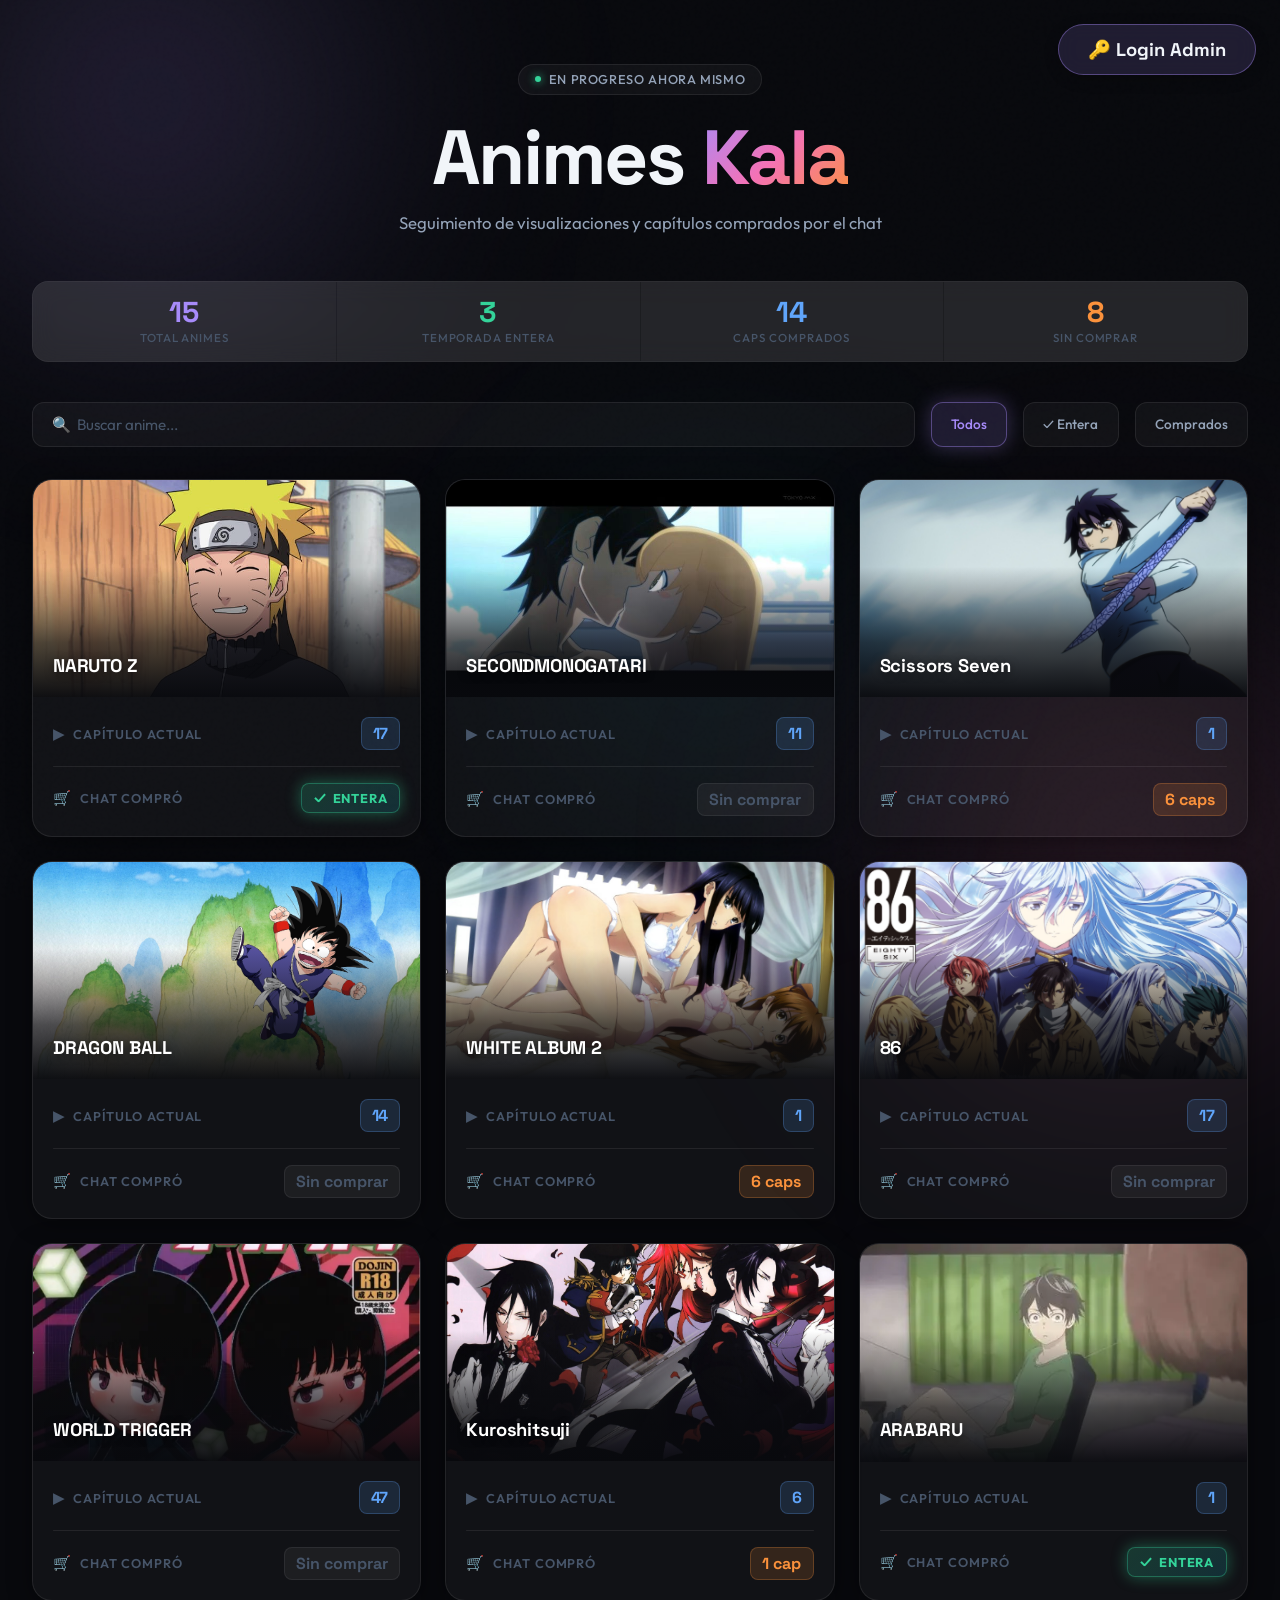
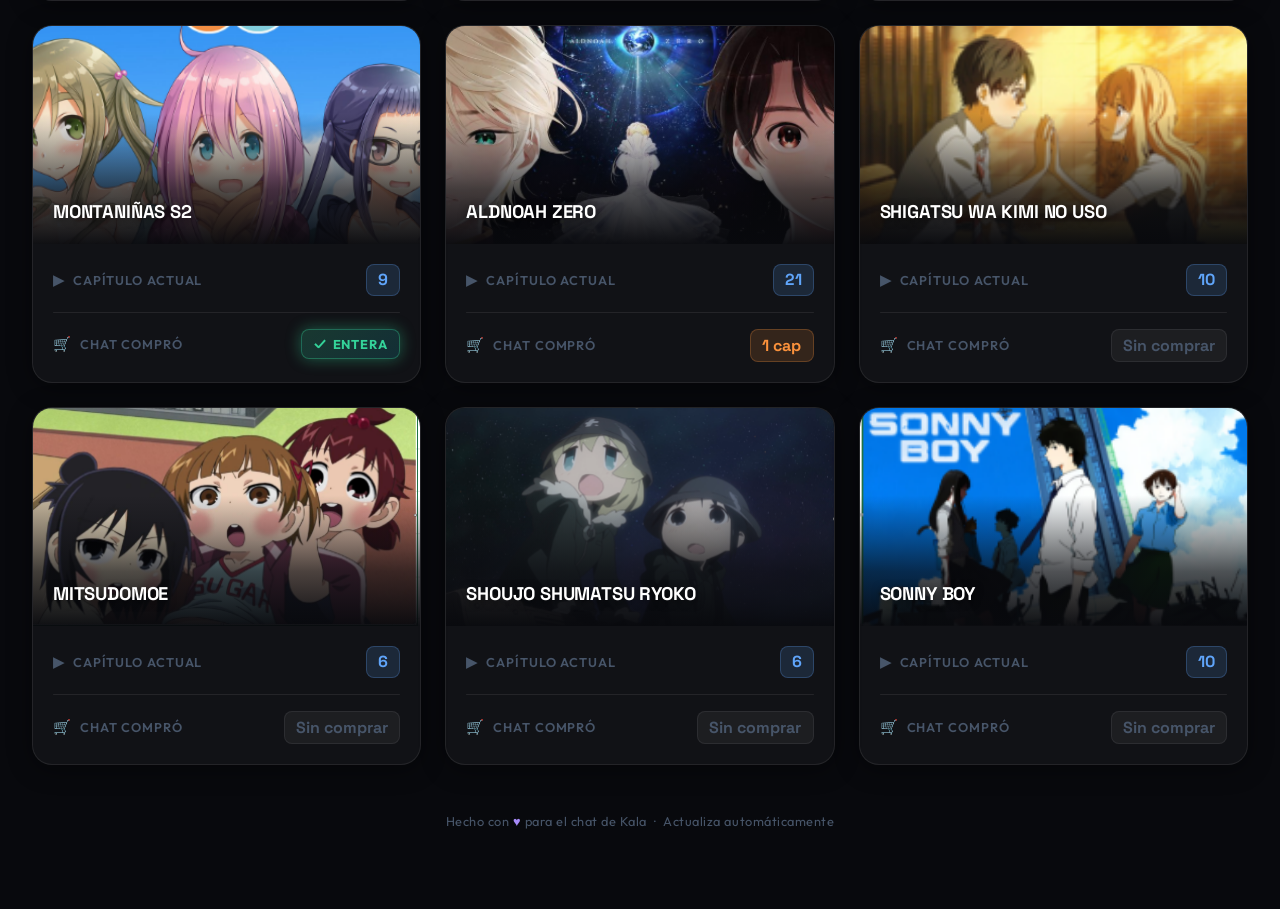
<file: index.html>
<!DOCTYPE html>
<html lang="es">
<head>
    <meta charset="UTF-8">
    <meta name="viewport" content="width=device-width, initial-scale=1.0">
    <title>Animes Kala - Tracker</title>
    <meta name="description" content="Seguimiento de animes que Kala está viendo y los capítulos comprados por el chat.">
    <link rel="preconnect" href="https://fonts.googleapis.com">
    <link rel="preconnect" href="https://fonts.gstatic.com" crossorigin>
    <link href="https://fonts.googleapis.com/css2?family=Outfit:wght@300;400;500;600;700;800;900&family=Space+Grotesk:wght@400;500;600;700&display=swap" rel="stylesheet">
    <link rel="stylesheet" href="style.css?v=4">
</head>
<body>

    <!-- Animated Background Orbs -->
    <div class="bg-orb orb-1"></div>
    <div class="bg-orb orb-2"></div>
    <div class="bg-orb orb-3"></div>

    <div class="app-wrapper">

        <!-- Login / Admin Top Right Button -->
        <div id="btn-login-top" style="position: absolute; top: 1.5rem; right: 1.5rem; z-index: 100;">
            <a href="login.html" class="btn-floating" style="background: rgba(167,139,250,0.15); border: 1px solid rgba(167,139,250,0.4); color: var(--text-main); font-size: 1.15rem; padding: 0.8rem 1.8rem; box-shadow: 0 4px 15px rgba(0,0,0,0.2); text-decoration: none; backdrop-filter: blur(10px); transition: all 0.3s; pointer-events: auto;">🔑 Login Admin</a>
        </div>

        <!-- Hero Header -->
        <header class="main-header">
            <div class="header-badge">
                <span class="dot"></span>
                En progreso ahora mismo
            </div>
            <h1 class="title">Animes <span class="highlight">Kala</span></h1>
            <p class="subtitle">Seguimiento de visualizaciones y capítulos comprados por el chat</p>
        </header>

        <!-- Stats Bar -->
        <div id="stats-bar" class="stats-bar hidden">
            <div class="stat-item">
                <span id="stat-total" class="stat-number purple">-</span>
                <span class="stat-label">Total Animes</span>
            </div>
            <div class="stat-item">
                <span id="stat-entera" class="stat-number green">-</span>
                <span class="stat-label">Temporada Entera</span>
            </div>
            <div class="stat-item">
                <span id="stat-eps" class="stat-number blue">-</span>
                <span class="stat-label">Caps Comprados</span>
            </div>
            <div class="stat-item">
                <span id="stat-pending" class="stat-number orange">-</span>
                <span class="stat-label">Sin Comprar</span>
            </div>
        </div>

        <!-- Controls -->
        <div id="controls-bar" class="controls-bar hidden">
            <input
                type="text"
                id="search-input"
                class="search-input"
                placeholder="🔍  Buscar anime..."
                aria-label="Buscar anime"
            >
            <button class="filter-btn active" data-filter="all">Todos</button>
            <button class="filter-btn" data-filter="entera">✓ Entera</button>
            <button class="filter-btn" data-filter="purchased">Comprados</button>
        </div>

        <main>
            <!-- Loading -->
            <div id="loading" class="loading-state">
                <div class="spinner"></div>
                <p>Cargando anime list...</p>
            </div>

            <!-- Grid -->
            <div id="anime-grid" class="anime-grid hidden"></div>

            <!-- Error -->
            <div id="error-message" class="error-message hidden">
                <p>⚠️ Hubo un problema cargando los datos. Por favor recargá la página.</p>
            </div>
        </main>

        <!-- Floating Admin Controls (Hidden by default) -->
        <div id="admin-controls" class="admin-controls hidden">
            <button id="btn-add-anime" class="btn-floating" title="Añadir Anime">➕ Añadir Anime</button>
            <button id="btn-logout" class="btn-floating btn-floating-danger" title="Cerrar Sesión">🚪 Salir</button>
        </div>

        <!-- Edit Anime Modal -->
        <div id="edit-modal" class="modal-overlay hidden">
            <div class="modal-content">
                <h2 id="edit-modal-title" class="modal-title">Editar Anime</h2>
                <div class="modal-body">
                    <div class="form-group-modal">
                        <label>Nombre</label>
                        <input type="text" id="edit-name" class="modal-input">
                    </div>
                    <div class="form-group-modal">
                        <label>Subir nuevo Poster (Solo si querés cambiarlo)</label>
                        <input type="file" id="edit-img-file" accept="image/*" class="modal-input" style="padding:0.5rem;">
                    </div>
                    <div class="form-group-modal">
                        <label>Capítulo Actual Visto</label>
                        <div style="display: flex; gap: 0.5rem;">
                            <button class="btn-step" onclick="stepInput('edit-ep', -1)">-</button>
                            <input type="text" id="edit-ep" class="modal-input text-center">
                            <button class="btn-step" onclick="stepInput('edit-ep', 1)">+</button>
                        </div>
                    </div>
                    <div class="form-group-modal">
                        <label>Capítulos Comprados</label>
                        <div style="display: flex; gap: 0.5rem; align-items:center;">
                            <button class="btn-step" onclick="stepInput('edit-buy', -1)">-</button>
                            <input type="text" id="edit-buy" class="modal-input text-center">
                            <button class="btn-step" onclick="stepInput('edit-buy', 1)">+</button>
                            <button class="btn-entera" onclick="document.getElementById('edit-buy').value='ENTERA'">ENTERA</button>
                        </div>
                    </div>
                    <div class="modal-actions" style="margin-top: 1rem; display: flex; justify-content: space-between;">
                        <button id="btn-delete" class="btn-modal btn-modal-danger">🗑️ Eliminar</button>
                        <div style="display: flex; gap: 0.5rem;">
                            <button id="btn-cancel-edit" class="btn-modal btn-modal-secondary">Cancelar</button>
                            <button id="btn-save-edit" class="btn-modal btn-modal-primary">Guardar Cambios</button>
                        </div>
                    </div>
                </div>
            </div>
        </div>

        <!-- Add Anime Modal -->
        <div id="add-modal" class="modal-overlay hidden">
            <div class="modal-content">
                <h2 class="modal-title">Añadir Nuevo Anime</h2>
                <div class="modal-body">
                    <div class="form-group-modal">
                        <label>Nombre de Anime</label>
                        <input type="text" id="add-name" class="modal-input" placeholder="Ej: Shingeki no Kyojin">
                    </div>
                    <div class="form-group-modal">
                        <label>Poster / Imagen Local</label>
                        <input type="file" id="add-img-file" accept="image/*" class="modal-input" style="padding:0.5rem;">
                    </div>
                    <div class="modal-actions" style="margin-top: 1rem; display: flex; justify-content: flex-end; gap: 0.5rem;">
                        <button id="btn-cancel-add" class="btn-modal btn-modal-secondary">Cancelar</button>
                        <button id="btn-save-add" class="btn-modal btn-modal-primary">Añadir Anime</button>
                    </div>
                </div>
            </div>
        </div>


        <footer class="site-footer">
            Hecho con <span>♥</span> para el chat de Kala &nbsp;·&nbsp; Actualiza automáticamente
        </footer>

    </div>

    <script src="app.js?v=4"></script>
</body>
</html>
</file>
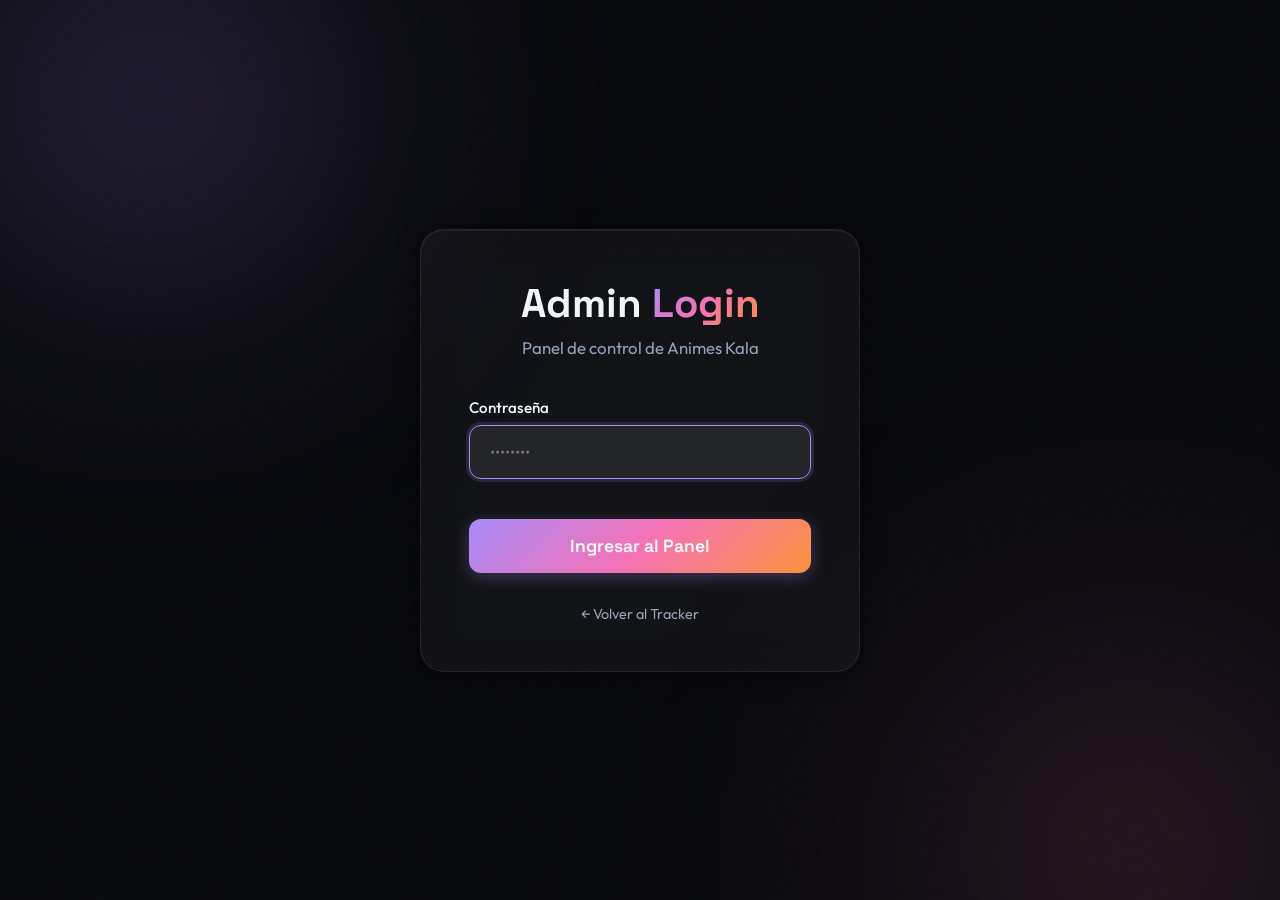
<file: admin.html>
<!DOCTYPE html>
<html lang="es">
<head>
    <meta charset="UTF-8">
    <meta name="viewport" content="width=device-width, initial-scale=1.0">
    <title>Admin Dashboard - Animes Kala</title>
    <link href="https://fonts.googleapis.com/css2?family=Outfit:wght@300;400;500;600;700&family=Space+Grotesk:wght@400;500;600;700&display=swap" rel="stylesheet">
    <link rel="stylesheet" href="style.css?v=6">
    <style>
        .admin-wrapper {
            max-width: 1200px;
            margin: 0 auto;
            padding: 3rem 1.5rem;
            position: relative;
            z-index: 1;
        }

        .admin-header {
            display: flex;
            justify-content: space-between;
            align-items: center;
            margin-bottom: 2.5rem;
            animation: fadeUp 0.6s ease both;
        }

        .admin-title {
            font-family: 'Space Grotesk', sans-serif;
            font-size: 2rem;
            font-weight: 700;
        }

        .btn-action {
            background: var(--surface-2);
            border: 1px solid var(--border);
            border-radius: 8px;
            padding: 0.6rem 1.2rem;
            color: var(--text-main);
            font-family: 'Outfit', sans-serif;
            font-weight: 500;
            cursor: pointer;
            transition: all var(--t-fast);
        }

        .btn-action:hover {
            background: var(--surface-hover);
            border-color: rgba(167,139,250,0.5);
        }

        .btn-primary {
            background: var(--grad-hero);
            color: #fff;
            border: none;
            box-shadow: 0 4px 15px rgba(167,139,250,0.25);
        }
        .btn-primary:hover {
            background: linear-gradient(135deg, #b9a2fc 0%, #f689c2 50%, #fca459 100%);
            box-shadow: 0 6px 20px rgba(167,139,250,0.35);
        }
        
        .btn-danger {
            background: rgba(239, 68, 68, 0.15);
            color: #ef4444;
            border-color: rgba(239, 68, 68, 0.3);
        }
        .btn-danger:hover {
            background: rgba(239, 68, 68, 0.25);
        }

        /* Card / Panel */
        .admin-panel {
            background: var(--surface-1);
            border: 1px solid var(--border);
            border-radius: 20px;
            padding: 2rem;
            backdrop-filter: blur(12px);
            animation: fadeUp 0.6s ease 0.1s both;
            margin-bottom: 2rem;
        }

        /* Table */
        .admin-table {
            width: 100%;
            border-collapse: collapse;
            text-align: left;
        }

        .admin-table th, .admin-table td {
            padding: 1rem;
            border-bottom: 1px solid var(--border);
        }

        .admin-table th {
            font-family: 'Space Grotesk', sans-serif;
            color: var(--text-secondary);
            font-weight: 500;
            text-transform: uppercase;
            font-size: 0.85rem;
            letter-spacing: 0.05em;
        }

        .admin-table tr:last-child td {
            border-bottom: none;
        }

        .admin-table tr:hover td {
            background: rgba(255,255,255,0.02);
        }
        
        .table-img {
            width: 40px;
            height: 60px;
            object-fit: cover;
            border-radius: 6px;
            background: var(--bg-secondary);
        }

        /* Forms in Table */
        .edit-input {
            width: 100%;
            background: var(--bg-secondary);
            border: 1px solid var(--border);
            border-radius: 6px;
            padding: 0.5rem;
            color: #fff;
            font-family: 'Outfit', sans-serif;
        }
        .edit-input:focus {
            border-color: var(--purple);
            outline: none;
        }

        .actions-cell {
            display: flex;
            gap: 0.5rem;
        }

        /* Form Add Anime */
        .form-grid {
            display: grid;
            grid-template-columns: 1fr 1fr;
            gap: 1.5rem;
            margin-bottom: 1.5rem;
        }
        
        .form-group {
            display: flex;
            flex-direction: column;
            gap: 0.5rem;
        }

        .form-label {
            font-size: 0.9rem;
            color: var(--text-secondary);
        }

        .toast {
            position: fixed;
            bottom: 2rem;
            right: 2rem;
            background: var(--green);
            color: #fff;
            padding: 1rem 1.5rem;
            border-radius: 12px;
            font-weight: 600;
            box-shadow: var(--shadow-glow-green);
            transform: translateY(100px);
            opacity: 0;
            transition: all var(--t-bounce);
            z-index: 1000;
        }
        
        .toast.show {
            transform: translateY(0);
            opacity: 1;
        }

        .toast.error {
            background: #ef4444;
            box-shadow: 0 0 15px rgba(239,68,68,0.4);
        }

    </style>
</head>
<body>
    <div class="bg-orb orb-1"></div>
    <div class="bg-orb orb-2"></div>

    <div class="admin-wrapper" id="app" style="display: none;">
        <header class="admin-header">
            <div>
                <h1 class="admin-title">Panel de Control</h1>
                <p style="color: var(--text-secondary);">Administra la lista de animes de Kala</p>
            </div>
            <div style="display: flex; gap: 1rem;">
                <a href="index.html" class="btn-action" style="text-decoration:none;">Ver Web</a>
                <button class="btn-action btn-primary" onclick="guardarCambios()">Guardar Todos los Cambios</button>
                <button class="btn-action" onclick="logout()">Cerrar Sesión</button>
            </div>
        </header>

        <!-- Añadir Anime -->
        <div class="admin-panel">
            <h2 style="margin-bottom: 1.5rem; font-family: 'Space Grotesk';">➕ Añadir Nuevo Anime</h2>
            <div class="form-grid">
                <div class="form-group">
                    <label class="form-label">Nombre del Anime</label>
                    <input type="text" id="new-name" class="edit-input" placeholder="Ej: Shingeki no Kyojin">
                </div>
                <div class="form-group">
                    <label class="form-label">Nombre/Ruta de Imagen (Opcional)</label>
                    <input type="text" id="new-img" class="edit-input" placeholder="Ej: imagenes/shingeki.png">
                </div>
                <div class="form-group">
                    <label class="form-label">Capítulo Actual Visto</label>
                    <input type="text" id="new-ep" class="edit-input" placeholder="Ej: 12">
                </div>
                <div class="form-group">
                    <label class="form-label">Capítulos Comprados (Nº o "ENTERA")</label>
                    <input type="text" id="new-buy" class="edit-input" placeholder="Ej: 5 o ENTERA">
                </div>
            </div>
            <button class="btn-action btn-primary" onclick="agregarAnime()">Añadir a la lista</button>
        </div>

        <!-- Lista -->
        <div class="admin-panel">
            <h2 style="margin-bottom: 1.5rem; font-family: 'Space Grotesk';">📋 Lista Actual</h2>
            <div style="overflow-x: auto;">
                <table class="admin-table">
                    <thead>
                        <tr>
                            <th>Poster</th>
                            <th>Nombre</th>
                            <th>Cap. Actual</th>
                            <th>Comprados</th>
                            <th>Acciones</th>
                        </tr>
                    </thead>
                    <tbody id="table-body">
                        <!-- Llenado por JS -->
                    </tbody>
                </table>
            </div>
        </div>
    </div>

    <!-- Toast Notification -->
    <div id="toast" class="toast">Guardado correctamente ✓</div>

    <script>
        const token = localStorage.getItem('kala_admin_token');
        let animesData = [];

        // Check Auth immediately
        if (!token) {
            window.location.href = 'login.html';
        } else {
            document.getElementById('app').style.display = 'block';
            cargarDatos();
        }

        async function cargarDatos() {
            try {
                // Agregar timestamp para evitar caché
                const res = await fetch(`data.json?t=${new Date().getTime()}`);
                if (!res.ok) throw new Error("Error cargando data.json");
                animesData = await res.json();
                renderTable();
            } catch (err) {
                showToast("Error al cargar los datos", true);
            }
        }

        function renderTable() {
            const tbody = document.getElementById('table-body');
            tbody.innerHTML = '';

            animesData.forEach((anime, index) => {
                const tr = document.createElement('tr');
                tr.innerHTML = `
                    <td>
                        <img src="${anime.image || ''}" class="table-img" onerror="this.style.display='none'">
                    </td>
                    <td>
                        <input type="text" class="edit-input" value="${anime.name}" onchange="updateRow(${index}, 'name', this.value)">
                    </td>
                    <td>
                        <input type="text" class="edit-input" style="width: 80px;" value="${anime.current_episode}" onchange="updateRow(${index}, 'current_episode', this.value)">
                    </td>
                    <td>
                        <input type="text" class="edit-input" style="width: 100px;" value="${anime.purchased}" onchange="updateRow(${index}, 'purchased', this.value)">
                    </td>
                    <td class="actions-cell">
                        <button class="btn-action btn-danger" onclick="eliminarAnime(${index})">Eliminar</button>
                    </td>
                `;
                tbody.appendChild(tr);
            });
        }

        function updateRow(index, field, value) {
            animesData[index][field] = value;
        }

        function agregarAnime() {
            const name = document.getElementById('new-name').value.trim();
            const image = document.getElementById('new-img').value.trim();
            const current_episode = document.getElementById('new-ep').value.trim() || "0";
            const purchased = document.getElementById('new-buy').value.trim() || "0";

            if (!name) {
                showToast("El nombre es obligatorio", true);
                return;
            }

            animesData.unshift({
                name,
                current_episode,
                purchased,
                image
            });

            // Limpiar form
            document.getElementById('new-name').value = '';
            document.getElementById('new-img').value = '';
            document.getElementById('new-ep').value = '';
            document.getElementById('new-buy').value = '';

            renderTable();
            showToast("Anime añadido a la lista. No olvides guardar.");
        }

        function eliminarAnime(index) {
            if (confirm(`¿Seguro que querés eliminar "${animesData[index].name}"?`)) {
                animesData.splice(index, 1);
                renderTable();
                showToast("Anime eliminado. No olvides guardar.");
            }
        }

        async function guardarCambios() {
            try {
                const btn = document.querySelector('button[onclick="guardarCambios()"]');
                btn.textContent = "Guardando...";
                btn.disabled = true;

                const res = await fetch('/api/update', {
                    method: 'POST',
                    headers: {
                        'Content-Type': 'application/json',
                        'Authorization': `Bearer ${token}`
                    },
                    body: JSON.stringify(animesData)
                });

                const data = await res.json();
                
                if (res.ok && data.success) {
                    showToast("¡Cambios guardados exitosamente!");
                } else if (res.status === 401) {
                    localStorage.removeItem('kala_admin_token');
                    window.location.href = 'login.html';
                } else {
                    showToast(data.error || "Error al guardar", true);
                }
            } catch (err) {
                showToast("Error de conexión con el servidor", true);
            } finally {
                const btn = document.querySelector('button[onclick="guardarCambios()"]');
                btn.textContent = "Guardar Todos los Cambios";
                btn.disabled = false;
            }
        }

        function logout() {
            localStorage.removeItem('kala_admin_token');
            window.location.href = 'index.html';
        }

        function showToast(msg, isError = false) {
            const toast = document.getElementById('toast');
            toast.textContent = msg;
            toast.className = `toast show ${isError ? 'error' : ''}`;
            
            setTimeout(() => {
                toast.classList.remove('show');
            }, 3000);
        }
    </script>
</body>
</html>
</file>
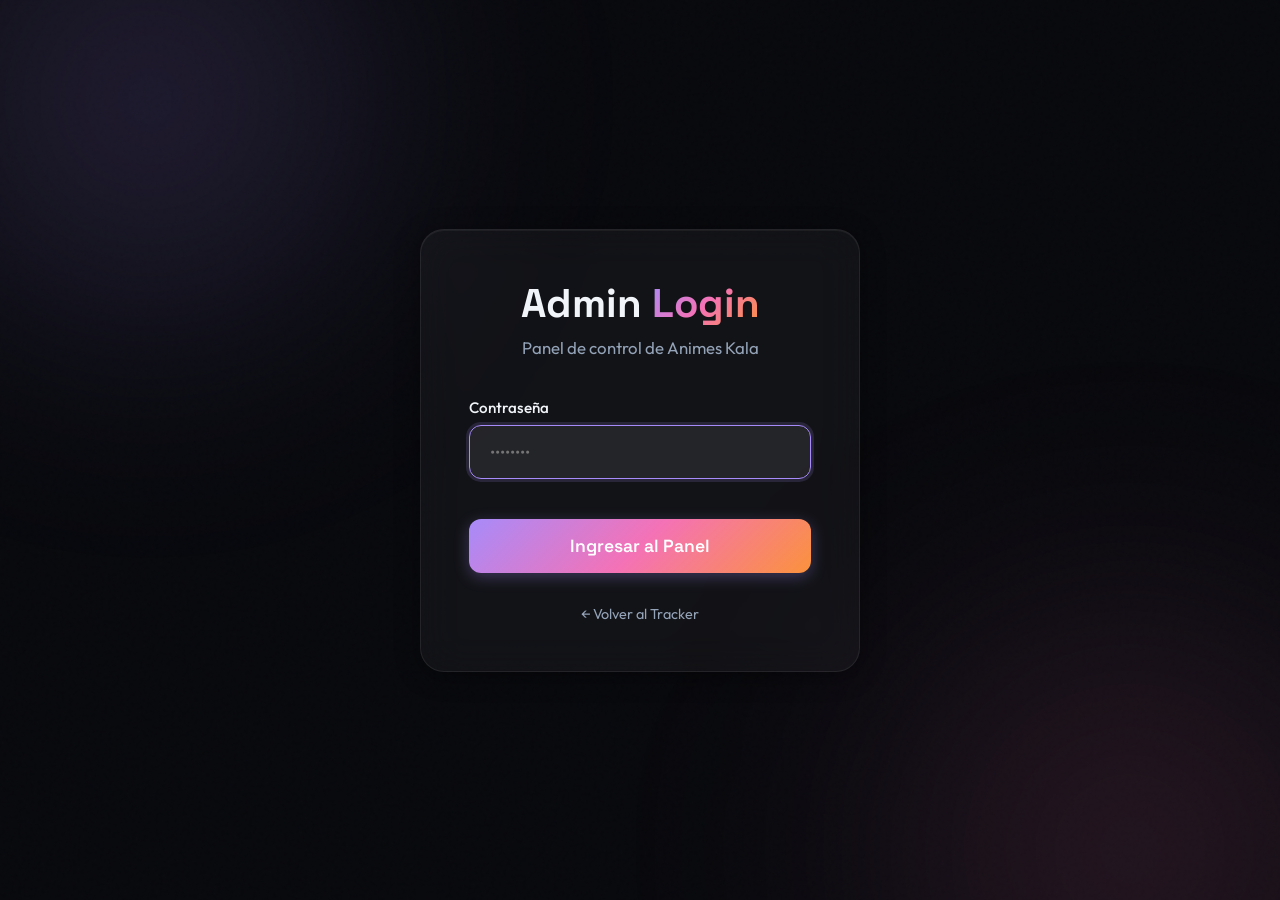
<file: login.html>
<!DOCTYPE html>
<html lang="es">
<head>
    <meta charset="UTF-8">
    <meta name="viewport" content="width=device-width, initial-scale=1.0">
    <title>Login - Animes Kala</title>
    <link href="https://fonts.googleapis.com/css2?family=Outfit:wght@300;400;500;600;700&family=Space+Grotesk:wght@400;500;600;700&display=swap" rel="stylesheet">
    <link rel="stylesheet" href="style.css?v=5">
    <style>
        .login-wrapper {
            min-height: 100vh;
            display: flex;
            align-items: center;
            justify-content: center;
            padding: 2rem;
            position: relative;
            z-index: 1;
        }

        .login-card {
            background: var(--surface-1);
            border: 1px solid var(--border);
            border-radius: 24px;
            padding: 3rem;
            width: 100%;
            max-width: 440px;
            box-shadow: var(--shadow-card);
            backdrop-filter: blur(20px);
            animation: fadeUp 0.6s ease both;
            text-align: center;
        }

        .login-title {
            font-family: 'Space Grotesk', sans-serif;
            font-size: 2.5rem;
            font-weight: 700;
            margin-bottom: 0.5rem;
            color: var(--text-main);
        }

        .login-subtitle {
            color: var(--text-secondary);
            margin-bottom: 2.5rem;
            font-size: 1.05rem;
        }

        .form-group {
            margin-bottom: 1.5rem;
            text-align: left;
        }

        .form-label {
            display: block;
            margin-bottom: 0.5rem;
            color: var(--text-main);
            font-size: 0.95rem;
            font-weight: 500;
        }

        .form-input {
            width: 100%;
            background: var(--surface-2);
            border: 1px solid var(--border);
            border-radius: 12px;
            padding: 1rem 1.25rem;
            color: #fff;
            font-family: 'Outfit', sans-serif;
            font-size: 1rem;
            outline: none;
            transition: all var(--t-fast);
        }

        .form-input:focus {
            border-color: var(--purple);
            box-shadow: 0 0 0 3px rgba(167,139,250,0.15);
            background: rgba(255,255,255,0.08);
        }

        .btn-submit {
            width: 100%;
            background: var(--grad-hero);
            border: none;
            border-radius: 12px;
            padding: 1rem;
            color: #fff;
            font-family: 'Space Grotesk', sans-serif;
            font-size: 1.1rem;
            font-weight: 600;
            cursor: pointer;
            transition: all var(--t-smooth);
            margin-top: 1rem;
            box-shadow: 0 4px 15px rgba(167,139,250,0.3);
        }

        .btn-submit:hover {
            transform: translateY(-2px);
            box-shadow: 0 8px 25px rgba(167,139,250,0.4);
        }

        .btn-submit:active {
            transform: translateY(1px);
        }

        .error-msg {
            color: #ef4444;
            margin-top: 1rem;
            font-size: 0.9rem;
            display: none;
            background: rgba(239, 68, 68, 0.1);
            padding: 0.75rem;
            border-radius: 8px;
            border: 1px solid rgba(239, 68, 68, 0.2);
        }

        .back-link {
            display: inline-block;
            margin-top: 2rem;
            color: var(--text-secondary);
            text-decoration: none;
            font-size: 0.9rem;
            transition: color var(--t-fast);
        }

        .back-link:hover {
            color: var(--text-main);
        }
    </style>
</head>
<body>
    <div class="bg-orb orb-1"></div>
    <div class="bg-orb orb-2"></div>

    <div class="login-wrapper">
        <div class="login-card">
            <h1 class="login-title">Admin <span class="highlight">Login</span></h1>
            <p class="login-subtitle">Panel de control de Animes Kala</p>
            
            <form id="login-form">
                <div class="form-group">
                    <label class="form-label" for="password">Contraseña</label>
                    <input type="password" id="password" class="form-input" placeholder="••••••••" required autofocus>
                </div>
                
                <button type="submit" class="btn-submit">Ingresar al Panel</button>
                <div id="error-msg" class="error-msg">Contraseña incorrecta</div>
            </form>

            <a href="index.html" class="back-link">← Volver al Tracker</a>
        </div>
    </div>

    <script>
        document.getElementById('login-form').addEventListener('submit', async (e) => {
            e.preventDefault();
            const password = document.getElementById('password').value;
            const errorMsg = document.getElementById('error-msg');
            const btn = document.querySelector('.btn-submit');
            
            errorMsg.style.display = 'none';
            btn.textContent = 'Verificando...';
            btn.disabled = true;

            try {
                const res = await fetch('/api/login', {
                    method: 'POST',
                    headers: { 'Content-Type': 'application/json' },
                    body: JSON.stringify({ password })
                });
                
                const data = await res.json();
                
                if (data.success) {
                    // Guardar token en localStorage
                    localStorage.setItem('kala_admin_token', data.token);
                    // Redirigir a la página principal
                    window.location.href = 'index.html';
                } else {
                    errorMsg.textContent = data.error || 'Error de autenticación';
                    errorMsg.style.display = 'block';
                    btn.textContent = 'Ingresar al Panel';
                    btn.disabled = false;
                }
            } catch (err) {
                errorMsg.textContent = 'Error de conexión con el servidor.';
                errorMsg.style.display = 'block';
                btn.textContent = 'Ingresar al Panel';
                btn.disabled = false;
            }
        });
    </script>
</body>
</html>
</file>
<file: style.css>
@import url('https://fonts.googleapis.com/css2?family=Outfit:wght@300;400;500;600;700;800;900&family=Space+Grotesk:wght@400;500;600;700&display=swap');

:root {
    /* Core Colors */
    --bg-color: #08090d;
    --bg-secondary: #0e1018;
    --surface-1: rgba(255, 255, 255, 0.04);
    --surface-2: rgba(255, 255, 255, 0.07);
    --surface-hover: rgba(255, 255, 255, 0.09);
    --border: rgba(255, 255, 255, 0.08);
    --border-hover: rgba(255, 255, 255, 0.18);

    /* Text */
    --text-main: #f1f5f9;
    --text-secondary: #94a3b8;
    --text-muted: #475569;

    /* Accents */
    --purple: #a78bfa;
    --pink: #f472b6;
    --blue: #60a5fa;
    --cyan: #22d3ee;
    --green: #34d399;
    --orange: #fb923c;

    /* Gradients */
    --grad-hero: linear-gradient(135deg, #a78bfa 0%, #f472b6 50%, #fb923c 100%);
    --grad-card-glow: linear-gradient(135deg, rgba(167,139,250,0.15), rgba(244,114,182,0.1));
    --grad-success: linear-gradient(135deg, #34d399, #22d3ee);
    --grad-episode: linear-gradient(135deg, #60a5fa, #a78bfa);

    /* Shadows */
    --shadow-card: 0 4px 24px rgba(0,0,0,0.4), 0 1px 0 rgba(255,255,255,0.05) inset;
    --shadow-hover: 0 20px 60px rgba(0,0,0,0.5), 0 0 30px rgba(167,139,250,0.12);
    --shadow-glow-purple: 0 0 20px rgba(167,139,250,0.3);
    --shadow-glow-green: 0 0 15px rgba(52,211,153,0.4);

    /* Transitions */
    --t-fast: 0.18s ease;
    --t-smooth: 0.45s cubic-bezier(0.16, 1, 0.3, 1);
    --t-bounce: 0.5s cubic-bezier(0.34, 1.56, 0.64, 1);
}

*, *::before, *::after {
    margin: 0;
    padding: 0;
    box-sizing: border-box;
}

html {
    scroll-behavior: smooth;
}

body {
    font-family: 'Outfit', sans-serif;
    background-color: var(--bg-color);
    color: var(--text-main);
    min-height: 100vh;
    overflow-x: hidden;
    -webkit-font-smoothing: antialiased;
    -moz-osx-font-smoothing: grayscale;
}

/* ─── NOISE TEXTURE OVERLAY ─── */
body::before {
    content: '';
    position: fixed;
    inset: 0;
    background-image: url("data:image/svg+xml,%3Csvg viewBox='0 0 256 256' xmlns='http://www.w3.org/2000/svg'%3E%3Cfilter id='noise'%3E%3CfeTurbulence type='fractalNoise' baseFrequency='0.9' numOctaves='4' stitchTiles='stitch'/%3E%3C/filter%3E%3Crect width='100%25' height='100%25' filter='url(%23noise)' opacity='0.04'/%3E%3C/svg%3E");
    pointer-events: none;
    z-index: 0;
    opacity: 0.4;
}

/* ─── ANIMATED BACKGROUND ─── */
.bg-orb {
    position: fixed;
    border-radius: 50%;
    filter: blur(120px);
    z-index: -1;
    will-change: transform;
}

.orb-1 {
    width: 600px;
    height: 600px;
    background: radial-gradient(circle, rgba(167,139,250,0.25) 0%, transparent 70%);
    top: -200px;
    left: -150px;
    animation: floatOrb 18s ease-in-out infinite;
}

.orb-2 {
    width: 700px;
    height: 700px;
    background: radial-gradient(circle, rgba(244,114,182,0.18) 0%, transparent 70%);
    bottom: -300px;
    right: -200px;
    animation: floatOrb 22s ease-in-out infinite reverse;
}

.orb-3 {
    width: 400px;
    height: 400px;
    background: radial-gradient(circle, rgba(34,211,238,0.12) 0%, transparent 70%);
    top: 50%;
    left: 40%;
    animation: floatOrb 15s ease-in-out infinite 3s;
}

@keyframes floatOrb {
    0%, 100% { transform: translate(0, 0) scale(1); }
    33% { transform: translate(40px, -60px) scale(1.05); }
    66% { transform: translate(-30px, 40px) scale(0.95); }
}

/* ─── LAYOUT ─── */
.app-wrapper {
    max-width: 1400px;
    margin: 0 auto;
    padding: 0 2rem 4rem;
    position: relative;
    z-index: 1;
}

/* ─── HERO HEADER ─── */
.main-header {
    padding: 4rem 0 3rem;
    display: flex;
    flex-direction: column;
    align-items: center;
    gap: 1rem;
    animation: slideDown 0.8s cubic-bezier(0.16, 1, 0.3, 1) both;
}

.header-badge {
    display: inline-flex;
    align-items: center;
    gap: 0.5rem;
    background: var(--surface-1);
    border: 1px solid var(--border);
    border-radius: 100px;
    padding: 0.4rem 1rem;
    font-size: 0.8rem;
    font-weight: 500;
    color: var(--text-secondary);
    letter-spacing: 0.05em;
    text-transform: uppercase;
    backdrop-filter: blur(10px);
    margin-bottom: 0.5rem;
}

.header-badge .dot {
    width: 6px;
    height: 6px;
    background: var(--green);
    border-radius: 50%;
    box-shadow: 0 0 8px var(--green);
    animation: pulse 2s ease-in-out infinite;
}

@keyframes pulse {
    0%, 100% { opacity: 1; transform: scale(1); }
    50% { opacity: 0.6; transform: scale(0.8); }
}

.title {
    font-family: 'Space Grotesk', sans-serif;
    font-size: clamp(2.8rem, 6vw, 5rem);
    font-weight: 700;
    letter-spacing: -0.03em;
    line-height: 1;
    text-align: center;
}

.highlight {
    background: var(--grad-hero);
    -webkit-background-clip: text;
    background-clip: text;
    -webkit-text-fill-color: transparent;
    color: transparent;
    position: relative;
}

.subtitle {
    font-size: 1.05rem;
    color: var(--text-secondary);
    font-weight: 400;
    text-align: center;
    max-width: 500px;
}

/* ─── STATS BAR ─── */
.stats-bar {
    display: flex;
    gap: 1px;
    background: var(--border);
    border: 1px solid var(--border);
    border-radius: 16px;
    overflow: hidden;
    backdrop-filter: blur(12px);
    margin-bottom: 2.5rem;
    animation: fadeUp 0.8s ease 0.2s both;
}

.stat-item {
    flex: 1;
    display: flex;
    flex-direction: column;
    align-items: center;
    gap: 0.2rem;
    padding: 1rem 1.5rem;
    background: var(--surface-1);
    transition: background var(--t-fast);
}

.stat-item:hover {
    background: var(--surface-2);
}

.stat-number {
    font-family: 'Space Grotesk', sans-serif;
    font-size: 1.8rem;
    font-weight: 700;
    line-height: 1;
}

.stat-number.purple { color: var(--purple); }
.stat-number.green  { color: var(--green);  }
.stat-number.blue   { color: var(--blue);   }
.stat-number.orange { color: var(--orange); }

.stat-label {
    font-size: 0.72rem;
    color: var(--text-muted);
    text-transform: uppercase;
    letter-spacing: 0.08em;
    font-weight: 500;
}

/* ─── FILTER / SEARCH BAR ─── */
.controls-bar {
    display: flex;
    gap: 1rem;
    margin-bottom: 2rem;
    animation: fadeUp 0.8s ease 0.3s both;
}

.search-input {
    flex: 1;
    background: var(--surface-1);
    border: 1px solid var(--border);
    border-radius: 12px;
    padding: 0.75rem 1.2rem;
    color: var(--text-main);
    font-family: 'Outfit', sans-serif;
    font-size: 0.95rem;
    outline: none;
    transition: border-color var(--t-fast), box-shadow var(--t-fast);
    backdrop-filter: blur(12px);
}

.search-input::placeholder { color: var(--text-muted); }

.search-input:focus {
    border-color: rgba(167,139,250,0.5);
    box-shadow: 0 0 0 3px rgba(167,139,250,0.1);
}

.filter-btn {
    background: var(--surface-1);
    border: 1px solid var(--border);
    border-radius: 12px;
    padding: 0.75rem 1.2rem;
    color: var(--text-secondary);
    font-family: 'Outfit', sans-serif;
    font-size: 0.85rem;
    font-weight: 500;
    cursor: pointer;
    transition: all var(--t-fast);
    white-space: nowrap;
    backdrop-filter: blur(12px);
}

.filter-btn:hover,
.filter-btn.active {
    background: rgba(167,139,250,0.15);
    border-color: rgba(167,139,250,0.4);
    color: var(--purple);
}

.filter-btn.active {
    box-shadow: var(--shadow-glow-purple);
}

/* ─── GRID ─── */
.anime-grid {
    display: grid;
    grid-template-columns: repeat(auto-fill, minmax(300px, 1fr));
    gap: 1.5rem;
}

/* ─── CARD ─── */
.anime-card {
    background: var(--surface-1);
    border: 1px solid var(--border);
    border-radius: 20px;
    overflow: hidden;
    display: flex;
    flex-direction: column;
    position: relative;
    transition: transform var(--t-smooth), box-shadow var(--t-smooth), border-color var(--t-smooth);
    box-shadow: var(--shadow-card);
    animation: fadeUp 0.6s ease both;
    cursor: pointer;
}

.anime-card::after {
    content: '';
    position: absolute;
    inset: 0;
    border-radius: 20px;
    background: var(--grad-card-glow);
    opacity: 0;
    transition: opacity var(--t-smooth);
    pointer-events: none;
}

.anime-card:hover {
    transform: translateY(-10px) scale(1.01);
    border-color: rgba(167,139,250,0.3);
    box-shadow: var(--shadow-hover);
}

.anime-card:hover::after {
    opacity: 1;
}

/* ─── POSTER ─── */
.poster-container {
    width: 100%;
    aspect-ratio: 16 / 9;
    overflow: hidden;
    position: relative;
    background: var(--bg-secondary);
    flex-shrink: 0;
}

.poster-overlay {
    position: absolute;
    inset: 0;
    background: linear-gradient(
        to bottom,
        transparent 40%,
        rgba(8,9,13,0.7) 75%,
        rgba(8,9,13,0.97) 100%
    );
    z-index: 1;
}

.poster-img {
    width: 100%;
    height: 100%;
    object-fit: cover;
    transition: transform 0.8s cubic-bezier(0.16, 1, 0.3, 1);
    display: block;
}

.anime-card:hover .poster-img {
    transform: scale(1.08);
}

/* Placeholder si no hay imagen */
.poster-placeholder {
    width: 100%;
    height: 100%;
    display: flex;
    align-items: center;
    justify-content: center;
    background: linear-gradient(135deg, #1a1d2e, #0e1018);
    font-size: 3rem;
    user-select: none;
}

/* ─── CARD TITLE OVERLAY ON IMAGE ─── */
.title-overlay {
    position: absolute;
    bottom: 0;
    left: 0;
    right: 0;
    padding: 1.5rem 1.25rem 1.25rem;
    z-index: 2;
}

.anime-title {
    font-family: 'Space Grotesk', sans-serif;
    font-size: 1.15rem;
    font-weight: 700;
    line-height: 1.2;
    color: #fff;
    text-shadow: 0 2px 8px rgba(0,0,0,0.6);
    letter-spacing: -0.01em;
}

/* ─── CARD BODY ─── */
.card-body {
    padding: 1.25rem;
    display: flex;
    flex-direction: column;
    gap: 0.9rem;
    flex: 1;
}

/* ─── STAT ROWS ─── */
.stat-row {
    display: flex;
    justify-content: space-between;
    align-items: center;
}

.stat-row-label {
    display: flex;
    align-items: center;
    gap: 0.5rem;
    font-size: 0.8rem;
    font-weight: 600;
    color: var(--text-muted);
    text-transform: uppercase;
    letter-spacing: 0.07em;
}

.stat-icon {
    font-size: 0.9rem;
    line-height: 1;
}

/* ─── EPISODE BADGE ─── */
.ep-badge {
    display: inline-flex;
    align-items: center;
    gap: 0.35rem;
    background: rgba(96,165,250,0.15);
    color: var(--blue);
    border: 1px solid rgba(96,165,250,0.25);
    border-radius: 8px;
    padding: 0.3rem 0.7rem;
    font-family: 'Space Grotesk', sans-serif;
    font-size: 1rem;
    font-weight: 700;
    letter-spacing: -0.02em;
    transition: all var(--t-fast);
}

.anime-card:hover .ep-badge {
    background: rgba(96,165,250,0.25);
    box-shadow: 0 0 12px rgba(96,165,250,0.2);
}

/* ─── PURCHASED BADGES ─── */
.badge-entera {
    display: inline-flex;
    align-items: center;
    gap: 0.4rem;
    background: linear-gradient(135deg, rgba(52,211,153,0.2), rgba(34,211,238,0.15));
    color: var(--green);
    border: 1px solid rgba(52,211,153,0.35);
    border-radius: 8px;
    padding: 0.3rem 0.75rem;
    font-size: 0.8rem;
    font-weight: 700;
    text-transform: uppercase;
    letter-spacing: 0.06em;
    box-shadow: var(--shadow-glow-green);
    transition: all var(--t-fast);
}

.badge-entera::before {
    content: '✓';
    font-size: 0.9rem;
}

.badge-count {
    display: inline-flex;
    align-items: center;
    gap: 0.35rem;
    background: rgba(251,146,60,0.15);
    color: var(--orange);
    border: 1px solid rgba(251,146,60,0.25);
    border-radius: 8px;
    padding: 0.3rem 0.7rem;
    font-family: 'Space Grotesk', sans-serif;
    font-size: 1rem;
    font-weight: 700;
    transition: all var(--t-fast);
}

.badge-count.zero {
    background: rgba(255,255,255,0.05);
    color: var(--text-muted);
    border-color: rgba(255,255,255,0.07);
}

/* ─── DIVIDER ─── */
.card-divider {
    height: 1px;
    background: var(--border);
    border-radius: 1px;
    margin: 0.1rem 0;
}

/* ─── LOADING STATE ─── */
.hidden { display: none !important; }

.loading-state {
    display: flex;
    flex-direction: column;
    align-items: center;
    justify-content: center;
    padding: 6rem 0;
    gap: 1.2rem;
    color: var(--text-secondary);
}

.spinner {
    width: 44px;
    height: 44px;
    border: 3px solid rgba(167,139,250,0.1);
    border-top-color: var(--purple);
    border-radius: 50%;
    animation: spin 0.9s linear infinite;
}

@keyframes spin { to { transform: rotate(360deg); } }

.loading-state p {
    font-size: 0.95rem;
    letter-spacing: 0.02em;
    animation: loadingDots 1.5s ease-in-out infinite;
}

@keyframes loadingDots {
    0%, 100% { opacity: 0.6; }
    50% { opacity: 1; }
}

/* ─── ERROR STATE ─── */
.error-message {
    text-align: center;
    padding: 5rem 0;
    color: var(--text-muted);
}

.error-message p {
    font-size: 1rem;
}

/* ─── FOOTER ─── */
.site-footer {
    text-align: center;
    padding: 3rem 0 1rem;
    color: var(--text-muted);
    font-size: 0.8rem;
    letter-spacing: 0.04em;
    animation: fadeUp 1s ease 0.6s both;
}

.site-footer span {
    color: var(--purple);
}

/* ─── ANIMATIONS ─── */
@keyframes slideDown {
    from { opacity: 0; transform: translateY(-30px); }
    to   { opacity: 1; transform: translateY(0); }
}

@keyframes fadeUp {
    from { opacity: 0; transform: translateY(20px); }
    to   { opacity: 1; transform: translateY(0); }
}

/* ─── SCROLLBAR ─── */
::-webkit-scrollbar { width: 6px; }
::-webkit-scrollbar-track { background: var(--bg-color); }
::-webkit-scrollbar-thumb {
    background: rgba(167,139,250,0.3);
    border-radius: 3px;
}
::-webkit-scrollbar-thumb:hover { background: rgba(167,139,250,0.5); }

/* ─── MODALS & ADMIN CONTROLS ─── */
.admin-controls {
    position: fixed;
    bottom: 2rem;
    right: 2rem;
    display: flex;
    flex-direction: column;
    gap: 1rem;
    z-index: 100;
}

.btn-floating {
    background: var(--purple);
    color: #fff;
    border: none;
    border-radius: 50px;
    padding: 1rem 1.5rem;
    font-family: 'Space Grotesk', sans-serif;
    font-size: 1rem;
    font-weight: 700;
    cursor: pointer;
    box-shadow: var(--shadow-glow-purple);
    transition: all var(--t-bounce);
    display: flex;
    align-items: center;
    justify-content: center;
    gap: 0.5rem;
}

.btn-floating:hover {
    transform: translateY(-5px);
    box-shadow: 0 10px 30px rgba(167,139,250,0.4);
}

.btn-floating-danger {
    background: rgba(239, 68, 68, 0.2);
    box-shadow: none;
    backdrop-filter: blur(10px);
    border: 1px solid rgba(239, 68, 68, 0.4);
    color: #ef4444;
}

.btn-floating-danger:hover {
    background: rgba(239, 68, 68, 0.4);
    box-shadow: 0 5px 20px rgba(239, 68, 68, 0.3);
}

/* Modals */
.modal-overlay {
    position: fixed;
    inset: 0;
    background: rgba(8, 9, 13, 0.85);
    backdrop-filter: blur(8px);
    z-index: 1000;
    display: flex;
    align-items: center;
    justify-content: center;
    padding: 1rem;
    animation: fadeIn 0.3s ease both;
}

.modal-content {
    background: var(--surface-1);
    border: 1px solid var(--border);
    border-radius: 24px;
    width: 100%;
    max-width: 480px;
    padding: 2.5rem;
    box-shadow: var(--shadow-hover);
    animation: slideDown 0.4s cubic-bezier(0.16, 1, 0.3, 1) both;
}

.modal-title {
    font-family: 'Space Grotesk', sans-serif;
    font-size: 1.8rem;
    margin-bottom: 2rem;
}

.form-group-modal {
    margin-bottom: 1.5rem;
}

.form-group-modal label {
    display: block;
    font-size: 0.9rem;
    color: var(--text-secondary);
    margin-bottom: 0.5rem;
    font-weight: 500;
}

.modal-input {
    width: 100%;
    background: var(--bg-secondary);
    border: 1px solid var(--border);
    padding: 0.8rem 1rem;
    border-radius: 12px;
    color: #fff;
    font-family: 'Outfit', sans-serif;
    outline: none;
    transition: all var(--t-fast);
}

.modal-input:focus {
    border-color: var(--purple);
    box-shadow: 0 0 0 3px rgba(167,139,250,0.15);
}

.text-center { text-align: center; width: 80px; font-weight: 700; font-size: 1.1rem; }

.btn-step {
    background: var(--surface-2);
    border: 1px solid var(--border);
    color: #fff;
    min-width: 45px;
    border-radius: 12px;
    cursor: pointer;
    font-size: 1.5rem;
    font-family: monospace;
    transition: all var(--t-fast);
}
.btn-step:hover { background: rgba(167,139,250,0.2); border-color: var(--purple); color: var(--purple); }

.btn-entera {
    background: rgba(52,211,153,0.15);
    border: 1px solid rgba(52,211,153,0.3);
    color: var(--green);
    border-radius: 12px;
    padding: 0 1rem;
    font-weight: 700;
    cursor: pointer;
    transition: all var(--t-fast);
}
.btn-entera:hover { background: rgba(52,211,153,0.3); }

.btn-modal {
    padding: 0.8rem 1.2rem;
    border-radius: 12px;
    font-family: 'Space Grotesk', sans-serif;
    font-weight: 600;
    cursor: pointer;
    border: none;
    transition: all var(--t-fast);
}

.btn-modal-primary { background: var(--purple); color: #fff; }
.btn-modal-primary:hover { transform: translateY(-2px); box-shadow: 0 4px 15px rgba(167,139,250,0.4); }

.btn-modal-secondary { background: var(--surface-2); color: var(--text-main); border: 1px solid var(--border); }
.btn-modal-secondary:hover { background: var(--surface-hover); border-color: var(--text-muted); }

.btn-modal-danger { background: rgba(239, 68, 68, 0.15); color: #ef4444; }
.btn-modal-danger:hover { background: rgba(239, 68, 68, 0.3); }

/* Anime card hover edit indicator */
.anime-card.is-admin {
    cursor: pointer;
}
.anime-card.is-admin::before {
    content: '✏️ Editar';
    position: absolute;
    top: 1rem;
    right: 1rem;
    background: rgba(0,0,0,0.6);
    backdrop-filter: blur(8px);
    border: 1px solid var(--border);
    padding: 0.4rem 0.8rem;
    border-radius: 20px;
    font-size: 0.8rem;
    font-weight: 600;
    opacity: 0;
    z-index: 10;
    transition: all var(--t-fast);
}
.anime-card.is-admin:hover::before {
    opacity: 1;
    transform: translateY(-2px);
}

/* ─── RESPONSIVE ─── */
@media (max-width: 900px) {
    .stats-bar { flex-wrap: wrap; }
    .stat-item { min-width: 45%; }
}

@media (max-width: 640px) {
    .app-wrapper { padding: 0 1rem 3rem; }
    .main-header { padding: 2.5rem 0 2rem; }
    .title { font-size: 2.5rem; }
    .anime-grid {
        grid-template-columns: 1fr;
        gap: 1rem;
    }
    .controls-bar { flex-wrap: wrap; }
    .stat-item { min-width: 40%; }
    .stats-bar { border-radius: 12px; }
    .admin-controls { bottom: 1rem; right: 1rem; }
    
    /* ─── OPTIMIZACION DE RENDIMIENTO MÓVIL ─── */
    .bg-orb { display: none !important; } /* Apagar orbes animados */
    body::before { display: none !important; } /* Apagar filtro de ruido SVG */
    
    /* Quitar blur (difuminado) y usar colores sólidos oscuros para no quemar la GPU */
    .anime-card, .stats-bar, .controls-bar, .search-input, .modal-content {
        backdrop-filter: none !important;
        -webkit-backdrop-filter: none !important;
        background: rgba(20, 18, 25, 0.98) !important;
    }
}
</file>
